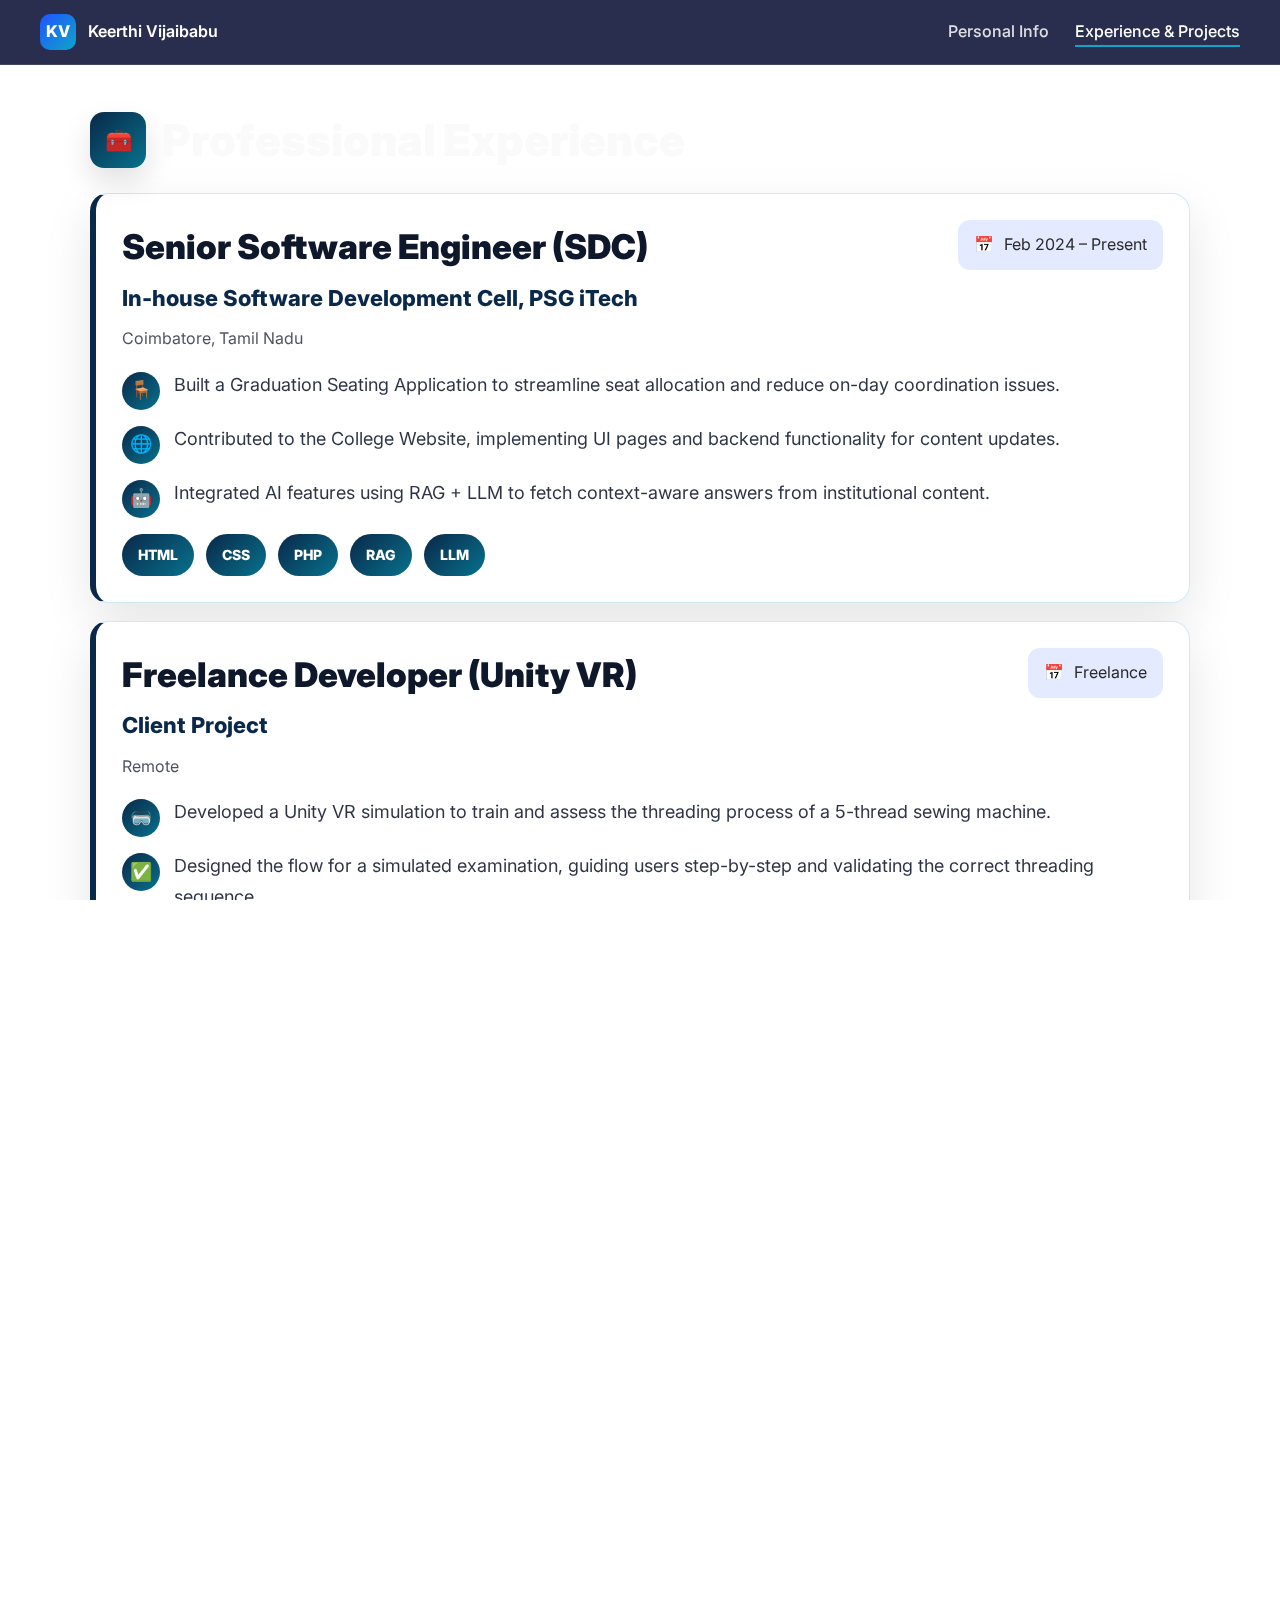
<file: exp.html>
<!DOCTYPE html>
<html>

<head>
    <title>Keerthi Vijaibabu</title>
    <link rel="stylesheet" href="style.css" />
    <meta name="viewport" content="width=device-width, initial-scale=1.0" />
    <link rel="stylesheet" href="https://cdnjs.cloudflare.com/ajax/libs/font-awesome/6.5.1/css/all.min.css" />
    <link rel="stylesheet" href="exp.css" />
</head>

<body>
    <nav class="navbar">
        <div class="nav-brand">
            <span class="logo">KV</span>
            <span class="brand-text">Keerthi Vijaibabu</span>
        </div>

        <ul class="nav-links">
            <li><a href="index.html">Personal Info</a></li>
            <li><a href="#" class="active">Experience & Projects</a></li>
    </nav>

    <section class="content" id="experience">

        <div class="section-head">
            <div class="icon-box">🧰</div>
            <h2>Professional Experience</h2>
        </div>

        <!-- Experience 1 -->
        <article class="exp-card">
            <div class="exp-top">
                <div>
                    <h3 class="exp-role">Senior Software Engineer (SDC)</h3>
                    <a class="exp-company" href="https://sdc.psgitech.ac.in/" target="_blank">
                        In-house Software Development Cell, PSG iTech
                    </a>
                    <div class="exp-meta">
                        <span class="exp-location">Coimbatore, Tamil Nadu</span>
                    </div>
                </div>

                <div class="exp-date">
                    <span class="cal">📅</span>
                    <span>Feb 2024 – Present</span>
                </div>
            </div>

            <ul class="exp-bullets">
                <li>
                    <span class="bicon">🪑</span>
                    Built a Graduation Seating Application to streamline seat allocation and reduce on-day
                    coordination issues.
                </li>
                <li>
                    <span class="bicon">🌐</span>
                    Contributed to the College Website, implementing UI pages and backend functionality for
                    content updates.
                </li>
                <li>
                    <span class="bicon">🤖</span>
                    Integrated AI features using RAG + LLM to fetch context-aware answers from
                    institutional content.
                </li>
            </ul>

            <div class="exp-tags">
                <span class="tag">HTML</span>
                <span class="tag">CSS</span>
                <span class="tag">PHP</span>
                <span class="tag">RAG</span>
                <span class="tag">LLM</span>
            </div>
        </article>

        <!-- Experience 2 -->
        <article class="exp-card">
            <div class="exp-top">
                <div>
                    <h3 class="exp-role">Freelance Developer (Unity VR)</h3>
                    <a class="exp-company" href="#" onclick="return false;">Client Project</a>
                    <div class="exp-meta">
                        <span class="exp-location">Remote</span>
                    </div>
                </div>

                <div class="exp-date">
                    <span class="cal">📅</span>
                    <span>Freelance</span>
                </div>
            </div>

            <ul class="exp-bullets">
                <li>
                    <span class="bicon">🥽</span>
                    Developed a Unity VR simulation to train and assess the threading process of a 5-thread
                    sewing machine.
                </li>
                <li>
                    <span class="bicon">✅</span>
                    Designed the flow for a simulated examination, guiding users step-by-step and validating the
                    correct threading sequence.
                </li>
                <li>
                    <span class="bicon">🎮</span>
                    Implemented interactive controls and visual cues to improve clarity and reduce user mistakes during
                    training.
                </li>
            </ul>

            <div class="exp-tags">
                <span class="tag">Unity</span>
                <span class="tag">C#</span>
                <span class="tag">VR Simulation</span>
                <span class="tag">Training / Assessment</span>
            </div>
        </article>

    </section>

    <section class="content" id="projects">

        <div class="section-head">
            <div class="icon-box">🚀</div>
            <h2>Featured Projects</h2>
        </div>

        <div class="proj-grid">

            <!-- 1: The Royal Quest -->
            <article class="proj-card">
                <div class="proj-top">
                    <div class="proj-ic">👑</div>
                    <a class="proj-link" href="#" title="Open project" onclick="return false;">↗</a>
                </div>

                <h3 class="proj-title">The Royal Quest</h3>
                <p class="proj-desc">
                    Your journey to the throne begins now. Gather resources, master the farm, and construct your castle.
                    Your speed, skill, and strategy decide your fate: King, Minister, Soldier, or Common Man.
                </p>

                <div class="proj-tags">
                    <span class="ptag">Godot</span>
                    <span class="ptag">Game Jam</span>
                    <span class="ptag">Time-based Scoring</span>
                    <span class="ptag">Multi-level</span>
                </div>
            </article>

            <!-- 2: SAP Hackfest 2025 Website -->
            <article class="proj-card">
                <div class="proj-top">
                    <div class="proj-ic">🧩</div>
                    <a class="proj-link" href="#" title="Open project" onclick="return false;">↗</a>
                </div>

                <h3 class="proj-title">SAP Hackfest 2025 Website</h3>
                <p class="proj-desc">
                    Designed and developed a website for SAP Hackfest 2025 with a clean UI, responsive layout,
                    and structured sections for event details and participation.
                </p>

                <div class="proj-tags">
                    <span class="ptag">HTML</span>
                    <span class="ptag">CSS</span>
                    <span class="ptag">JavaScript</span>
                    <span class="ptag">Responsive UI</span>
                </div>
            </article>

            <!-- 3: College Website + AI Assistant -->
            <article class="proj-card">
                <div class="proj-top">
                    <div class="proj-ic">🌐</div>
                    <a class="proj-link" href="#" title="Open project" onclick="return false;">↗</a>
                </div>

                <h3 class="proj-title">College Website + AI Assistant</h3>
                <p class="proj-desc">
                    Contributed to the college website and added AI features using RAG + LLM to provide
                    context-aware answers from institutional content.
                </p>

                <div class="proj-tags">
                    <span class="ptag">HTML</span>
                    <span class="ptag">CSS</span>
                    <span class="ptag">PHP</span>
                    <span class="ptag">RAG</span>
                    <span class="ptag">LLM</span>
                </div>
            </article>

            <!-- 4: Indoor Navigation -->
            <article class="proj-card">
                <div class="proj-top">
                    <div class="proj-ic">🗺️</div>
                    <a class="proj-link" href="#" title="Open project" onclick="return false;">↗</a>
                </div>

                <h3 class="proj-title">Indoor Navigation App</h3>
                <p class="proj-desc">
                    Building a mobile app to display floor maps and compute routes between rooms using graph algorithms,
                    backed by a backend service.
                </p>

                <div class="proj-tags">
                    <span class="ptag">React Native</span>
                    <span class="ptag">Spring Boot</span>
                    <span class="ptag">Graphs</span>
                    <span class="ptag">Routing</span>
                </div>
            </article>

        </div>
    </section>



</body>

</html>
</file>
<file: style.css>
@import url('https://fonts.googleapis.com/css2?family=Playfair+Display:wght@600;700&family=Inter:wght@400;500;600&display=swap');


html, body {
  margin: 0;
  height: 100%;
  overflow-x: hidden;
}

body {
  font-family: 'Inter', sans-serif;
  color: #2b2b2b;
  line-height: 1.6;
}


.body {
  display: flex;
  background-color: #b39e9f;
  min-height: 100vh; /* full screen height */
  align-items: stretch;
}

.left, .right {
  
  padding: 0px;
}

.left {
  background-color: #b39e9f;
  color: white;
  width: 20%;
  display: flex;
  flex-direction: column;
  padding: 20px;
}

.right {
  width: 80%;
  display: flex;
  flex-direction: column;
}

/* left containers*/
.img {
  flex: 3; /* 30% */
  width: 70%
}

.img img {
  width: 100%;
  height: 100%;
  object-fit: cover;
  clip-path: circle(40%);
}

.text{
  flex: 7;
  
}

.left .text p {
  font-size: 14px;
  margin-bottom: 12px;
  color: #faf7f7;
}

.left .text strong {
  font-weight: 600;
}

.left .text a {
  text-decoration: none;
  color: #1f1f1f;
  font-weight: 500;
}

.left .text a:hover {
  text-decoration: underline;
}

.left .text i{
  color: #222222;
  margin-right: 5px;
}



/* right containers */
.right header{
  background-color: #ddd0d1;
  padding: 20px;
  color: #222222;
  
}
.right .text{
  background-color: white;
  padding: 20px;
  flex-wrap: wrap;
  
}

.right header h1 {
  font-family: 'Playfair Display', serif;
  font-size: 36px;
  font-weight: 700;
  margin-bottom: 6px;
  letter-spacing: 0.5px;
}

.right header h2 {
  font-size: 16px;
  font-weight: 500;
  text-transform: uppercase;
  letter-spacing: 2px;
  color: #555;
}

.right .text h3 {
  font-size: 18px;
  font-weight: 600;
  margin-top: 28px;
  margin-bottom: 10px;
  text-transform: uppercase;
  letter-spacing: 1px;
  color: #3a3a3a;
}

.right .text h4 {
  font-size: 16px;
  font-weight: 600;
  margin-top: 16px;
  margin-bottom: 4px;
  color: #222;
}

.right .text .role {
  font-size: 14px;
  font-weight: 500;
  font-style: italic;
  color: #666;
  margin-bottom: 6px;
}

.right .text p {
  font-size: 14.5px;
  margin-bottom: 14px;
  color: #333;
}




@media only screen and (max-width: 600px) {
  .body{
    display: block;
  }
  .right, .left
  {
    width: 100%;
  }
}

@media only screen and (max-width: 300px) {

  .body{
    display: block;
  }
  .right, .left
  {
    width: 100%;
  }
.body {
  transform: scale(0.5);
  transform-origin: top left;
  width: 200%;
}
}
</file>
<file: exp.css>
@import url('https://fonts.googleapis.com/css2?family=Playfair+Display:wght@600;700&family=Inter:wght@400;500;600&display=swap');

html, body {
  margin: 0;
  height: 100%;
  overflow-x: hidden;
}

body::before {
    content: "";
    position: fixed;
    inset: 0;
    background-image: url('https://www.pixelstalk.net/wp-content/uploads/2016/06/Dark-blue-wallpaper-hd.jpg');
    background-size: cover;
    background-position: center;
    z-index: -1;
}


/* Navbar*/
.navbar{
  position: sticky;
  top: 0;
  z-index: 1000;

  display: flex;
  justify-content: space-between;
  align-items: center;

  padding: 14px 40px;
  background: rgba(5, 9, 47, 0.85);
  backdrop-filter: blur(10px);

  border-bottom: 1px solid rgba(255,255,255,0.12);
}

/* Brand */
.nav-brand{
  display: flex;
  align-items: center;
  gap: 12px;
}

.logo{
  width: 36px;
  height: 36px;
  background: linear-gradient(135deg, #1f54ff, #0ea5c9);
  color: white;
  font-weight: 800;
  border-radius: 10px;

  display: flex;
  align-items: center;
  justify-content: center;
}

.brand-text{
  color: white;
  font-weight: 600;
  font-size: 16px;
}

/* Links */
.nav-links{
  list-style: none;
  display: flex;
  gap: 26px;
  margin: 0;
  padding: 0;
}

.nav-links a{
  text-decoration: none;
  color: rgba(255,255,255,0.85);
  font-weight: 500;
  position: relative;
}

/* Hover underline animation */
.nav-links a::after{
  content: "";
  position: absolute;
  width: 0%;
  height: 2px;
  bottom: -6px;
  left: 0;
  background: #0ea5c9;
  transition: width 0.3s ease;
}

.nav-links a:hover::after,
.nav-links a.active::after{
  width: 100%;
}

.nav-links a.active{
  color: #ffffff;
}

@media (max-width: 768px){
  .navbar{
    flex-direction: column;
    gap: 12px;
  }

  .nav-links{
    gap: 18px;
    flex-wrap: wrap;
    justify-content: center;
  }
}

/* Container */
.content{
  max-width: 1100px;
  margin: 40px auto;
  padding: 0 22px;
}

/* Section title row */
.section-head{
  display:flex;
  align-items:center;
  gap:16px;
  margin: 38px 0 18px;
}

.section-head h2{
  margin:0;
  font-size: 44px;
  font-weight: 900;
  color: #fafafa;
}

/* Left icon block */
.icon-box{
  width: 56px;
  height: 56px;
  border-radius: 14px;
  background: linear-gradient(135deg, #0a2849, #07728d);
  color: #fff;
  display:flex;
  align-items:center;
  justify-content:center;
  font-size: 22px;
  box-shadow: 0 14px 30px rgba(0,0,0,.12);
}

/* Experience Card */
.exp-card{
  background: rgba(255,255,255,.92);
  border-radius: 18px;
  padding: 26px;
  margin-top: 18px;

  border: 1px solid rgba(2, 132, 199, .18);
  box-shadow: 0 18px 50px rgba(0,0,0,.10);

  /* Accent stripe */
  border-left: 6px solid #0a2849
}

/* Card top row */
.exp-top{
  display:flex;
  align-items:flex-start;
  justify-content:space-between;
  gap: 18px;
}

.exp-role{
  margin: 0;
  font-size: 34px;
  font-weight: 900;
  color: #0f172a;
}

.exp-company{
  display:inline-block;
  margin-top: 6px;
  font-size: 22px;
  font-weight: 800;
  color: #0a2849;
  text-decoration: none;
}

.exp-company:hover{
  text-decoration: underline;
}

.exp-meta{
  margin-top: 10px;
  font-size: 16px;
  color: rgba(15, 23, 42, .75);
}

.exp-date{
  display:flex;
  align-items:center;
  gap: 10px;
  padding: 12px 16px;
  border-radius: 12px;
  background: rgba(31, 84, 255, .12);
  color: #0a2849
  font-weight: 800;
  white-space: nowrap;
}

/* Bullets with circular icons */
.exp-bullets{
  list-style:none;
  padding: 0;
  margin: 18px 0 16px;
  display:flex;
  flex-direction:column;
  gap: 14px;
}

.exp-bullets li{
  display:flex;
  gap: 14px;
  align-items:flex-start;
  font-size: 18px;
  line-height: 1.7;
  color: rgba(15, 23, 42, .88);
}

.bicon{
  width: 38px;
  height: 38px;
  border-radius: 999px;
  background: linear-gradient(135deg, #0a2849, #07728d);
  color: #fff;
  display:flex;
  align-items:center;
  justify-content:center;
  flex: 0 0 auto;
  margin-top: 2px;
}

/* Tech tags */
.exp-tags{
  display:flex;
  flex-wrap:wrap;
  gap: 12px;
  margin-top: 8px;
}

.tag{
  padding: 10px 16px;
  border-radius: 999px;
  background: linear-gradient(135deg, #0a2849, #07728d);
  color: #fff;
  font-weight: 800;
  font-size: 14px;
}

/* Responsive */
@media (max-width: 900px){
  .section-head h2{ font-size: 32px; }
  .exp-top{ flex-direction: column; }
  .exp-role{ font-size: 28px; }
  .exp-company{ font-size: 18px; }
  .exp-bullets li{ font-size: 16px; }
}

.proj-grid{
  display: grid;
  grid-template-columns: repeat(2, minmax(0, 1fr));
  gap: 22px;
}

.proj-card{
  border-radius: 22px;
  padding: 26px;
  color: #fff;

  /* Gradient card */
  background: linear-gradient(135deg, #0a2849, #07728d);
  box-shadow: 0 18px 45px rgba(0,0,0,.15);
  border: 1px solid rgba(255,255,255,.15);

  display: flex;
  flex-direction: column;
  gap: 12px;
  min-height: 290px;
}

.proj-top{
  display:flex;
  align-items:center;
  justify-content: space-between;
}

.proj-ic{
  width: 64px;
  height: 64px;
  border-radius: 18px;
  background: rgba(255,255,255,.18);
  display:flex;
  align-items:center;
  justify-content:center;
  font-size: 26px;
}

.proj-link{
  width: 44px;
  height: 44px;
  border-radius: 14px;
  background: rgba(255,255,255,.18);
  display:flex;
  align-items:center;
  justify-content:center;
  font-size: 18px;
  text-decoration:none;
  color:#fff;
}

.proj-link:hover{
  background: rgba(255,255,255,.26);
}

.proj-title{
  margin: 8px 0 0;
  font-size: 34px;
  font-weight: 900;
  letter-spacing: .2px;
}

.proj-desc{
  margin: 0;
  font-size: 18px;
  line-height: 1.7;
  color: rgba(255,255,255,.92);
  max-width: 44ch;
}

.proj-tags{
  margin-top: auto;
  display:flex;
  flex-wrap: wrap;
  gap: 10px;
}

.ptag{
  padding: 9px 12px;
  border-radius: 10px;
  background: rgba(255,255,255,.18);
  font-weight: 800;
  font-size: 14px;
  color: #fff;
}

/* Responsive */
@media (max-width: 900px){
  .proj-grid{ grid-template-columns: 1fr; }
  .proj-title{ font-size: 28px; }
  .proj-desc{ font-size: 16px; }
}
</file>
